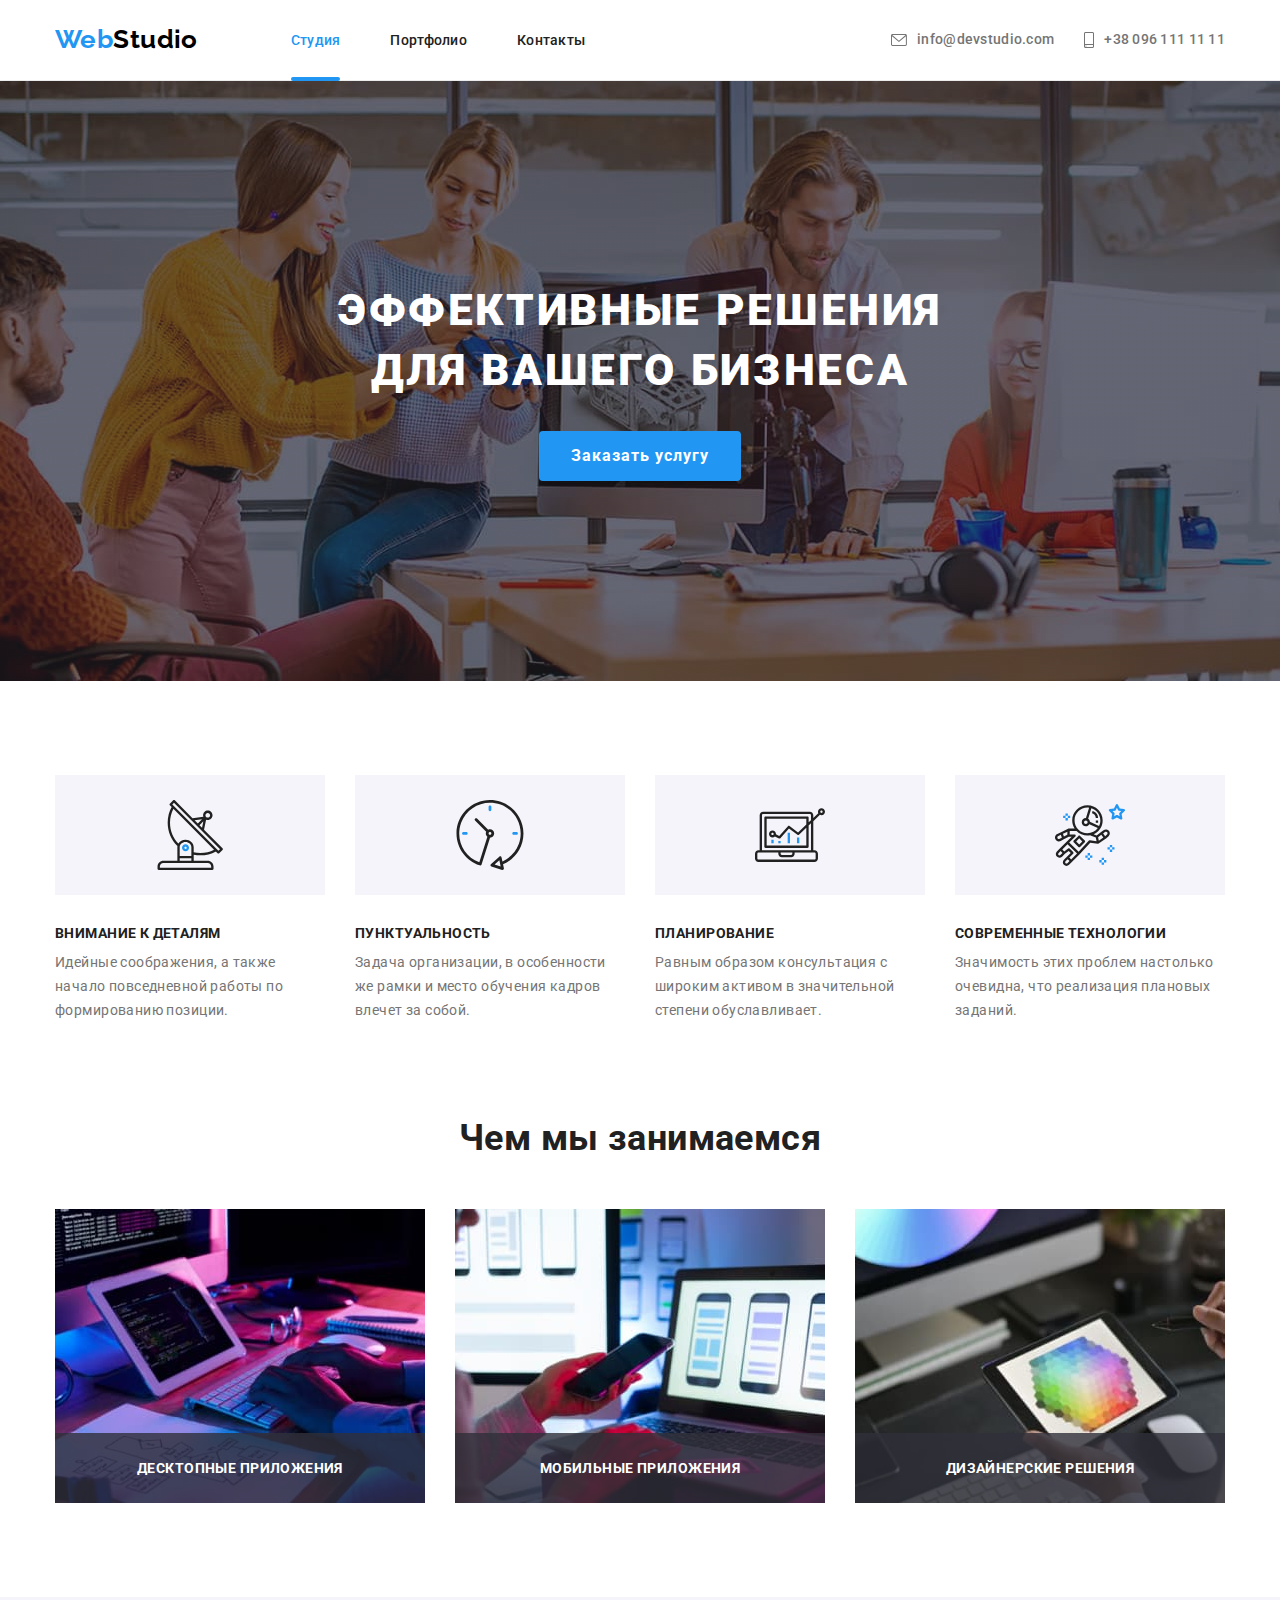
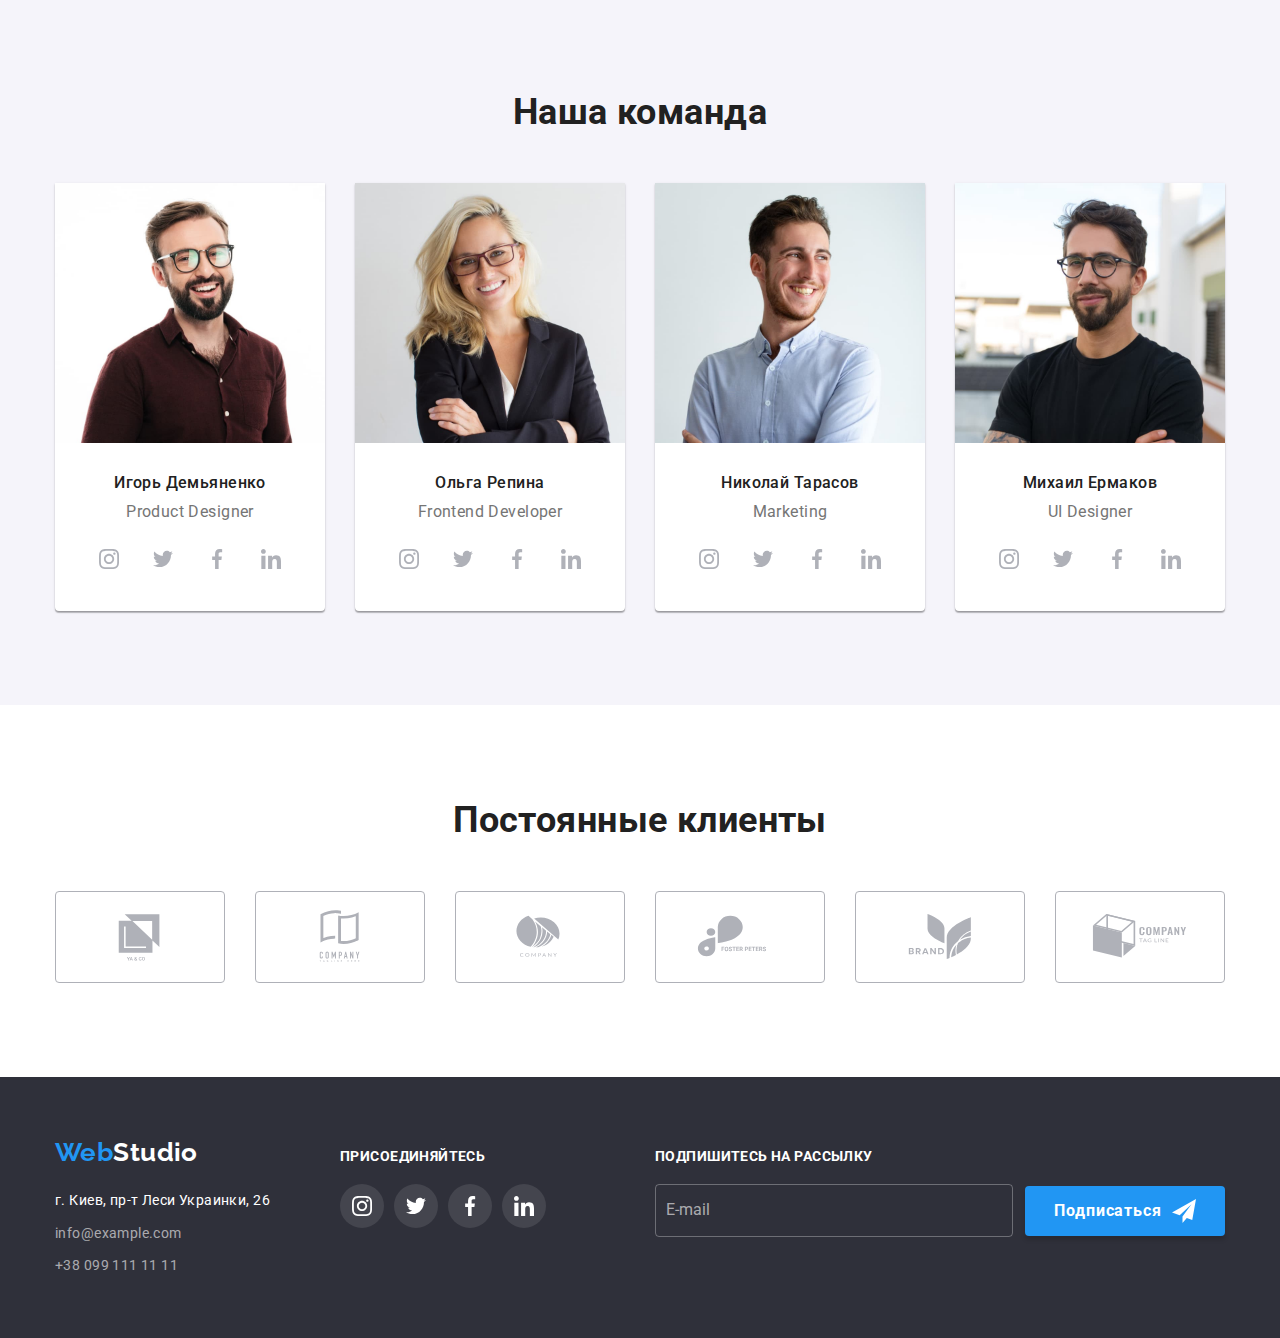
<file: index.html>
<!DOCTYPE html>
<html lang="ru">
  <head>
    <meta charset="UTF-8" />
    <meta http-equiv="X-UA-Compatible" content="IE=edge" />
    <meta name="viewport" content="width=device-width, initial-scale=1.0" />
    <title>Студия</title>
    <link rel="preconnect" href="https://fonts.googleapis.com" />
    <link rel="preconnect" href="https://fonts.gstatic.com" crossorigin />
    <link
      href="https://fonts.googleapis.com/css2?family=Raleway:wght@700&family=Roboto:wght@400;500;700;900&display=swap"
      rel="stylesheet"
    />
    <link
      rel="stylesheet"
      href="https://cdnjs.cloudflare.com/ajax/libs/modern-normalize/1.1.0/modern-normalize.min.css"
    />
    <link rel="stylesheet" href="./css/main.min.css" />
  </head>
  <body class="body">
    <!-- Header section -->
    <header class="header">
      <div class="container main-nav">
        <nav class="nav">
          <a class="logo link header__logo" href="./index.html"
            >Web<span class="header__logo--black">Studio</span></a
          >
          <ul class="navbar list">
            <li class="navbar__item">
              <a class="navbar__link link current" href="./index.html"
                >Студия</a
              >
            </li>
            <li class="navbar__item">
              <a class="navbar__link link" href="./portfolio.html">Портфолио</a>
            </li>
            <li class="navbar__item">
              <a class="navbar__link link" href="">Контакты</a>
            </li>
          </ul>
        </nav>
        <ul class="contacts list">
          <li class="contacts__item">
            <a class="contacts__link link" href="mailto:info@devstudio.com"
              ><svg class="contacts__icon" width="16" height="12">
                <use href="./images/icons.svg#icon-envelope"></use></svg
              >info@devstudio.com</a
            >
          </li>
          <li class="contacts__item">
            <a class="contacts__link link" href="tel:+380961111111"
              ><svg class="contacts__icon" width="10" height="16">
                <use href="./images/icons.svg#icon-smartphone"></use></svg
              >+38 096 111 11 11</a
            >
          </li>
        </ul>
      </div>
    </header>
    <!-- Main section -->
    <main>
      <!-- Hero section with banner -->

      <section class="hero section">
        <div class="container">
          <h1 class="hero__title">Эффективные решения для вашего бизнеса</h1>
          <button data-modal-open class="button hero__button" type="button">
            Заказать услугу
          </button>
        </div>
      </section>

      <!-- Features section -->
      <section class="section">
        <div class="container">
          <h2 class="visually-hidden" lang="en">Advantages</h2>
          <ul class="features-list list">
            <li class="features-list__item">
              <div class="wrap features-list__wrap">
                <svg class="features-list__icon" width="70" height="70">
                  <use href="./images/icons.svg#icon-feature1"></use>
                </svg>
              </div>
              <h3 class="features-list__title">Внимание к деталям</h3>
              <p class="features-list__text">
                Идейные соображения, а также начало повседневной работы по
                формированию позиции.
              </p>
            </li>
            <li class="features-list__item">
              <div class="wrap features-list__wrap">
                <svg class="features-list__icon" width="70" height="70">
                  <use href="./images/icons.svg#icon-feature2"></use>
                </svg>
              </div>
              <h3 class="features-list__title">Пунктуальность</h3>
              <p class="features-list__text">
                Задача организации, в особенности же рамки и место обучения
                кадров влечет за собой.
              </p>
            </li>
            <li class="features-list__item">
              <div class="wrap features-list__wrap">
                <svg class="features-list__icon" width="70" height="70">
                  <use href="./images/icons.svg#icon-feature3"></use>
                </svg>
              </div>
              <h3 class="features-list__title">Планирование</h3>
              <p class="features-list__text">
                Равным образом консультация с широким активом в значительной
                степени обуславливает.
              </p>
            </li>
            <li class="features-list__item">
              <div class="wrap features-list__wrap">
                <svg class="features-list__icon" width="70" height="70">
                  <use href="./images/icons.svg#icon-feature4"></use>
                </svg>
              </div>
              <h3 class="features-list__title">Современные технологии</h3>
              <p class="features-list__text">
                Значимость этих проблем настолько очевидна, что реализация
                плановых заданий.
              </p>
            </li>
          </ul>
        </div>
      </section>
      <!-- What we do section -->
      <section class="wwd section">
        <div class="container">
          <h2 class="section__title">Чем мы занимаемся</h2>
          <ul class="wwd__list list">
            <li class="wwd__item">
              <img
                class="img"
                src="./images/img_1).jpg"
                alt="руки-на-клавиатуре"
                width="370"
              />
              <p class="wwd__text">Десктопные приложения</p>
            </li>
            <li class="wwd__item">
              <img
                class="img"
                src="./images/box2.jpg"
                alt="телефон-в-руке"
                width="370"
              />
              <p class="wwd__text">Мобильные приложения</p>
            </li>
            <li class="wwd__item">
              <img
                class="img"
                src="./images/box3.jpg"
                alt="планшет-в-руке"
                width="370"
              />
              <p class="wwd__text">Дизайнерские решения</p>
            </li>
          </ul>
        </div>
      </section>
      <!-- Our team section -->
      <section class="team section">
        <div class="container">
          <h2 class="section__title">Наша команда</h2>
          <ul class="team__list list">
            <li class="team__item">
              <img src="./images/img.jpg" alt="Игорь_Демьяненко" width="270" />
              <div class="card-content">
                <h3 class="card-content__title">Игорь Демьяненко</h3>
                <p class="card-content__text" lang="en">Product Designer</p>
                <ul class="icons-list list">
                  <li class="icons-list__item">
                    <a class="social-link link" href=""
                      ><svg class="social-icon" width="20" height="20">
                        <use
                          href="./images/icons.svg#icon-instagram"
                        ></use></svg
                    ></a>
                  </li>
                  <li class="icons-list__item">
                    <a class="social-link link" href=""
                      ><svg class="social-icon" width="20" height="20">
                        <use href="./images/icons.svg#icon-twitter"></use></svg
                    ></a>
                  </li>
                  <li class="icons-list__item">
                    <a class="social-link link" href=""
                      ><svg class="social-icon" width="20" height="20">
                        <use href="./images/icons.svg#icon-facebook"></use></svg
                    ></a>
                  </li>
                  <li class="icons-list__item">
                    <a class="social-link link" href=""
                      ><svg class="social-icon" width="20" height="20">
                        <use href="./images/icons.svg#icon-linkedin"></use></svg
                    ></a>
                  </li>
                </ul>
              </div>
            </li>
            <li class="team__item">
              <img src="./images/img(1).jpg" alt="Ольга_Репина" width="270" />
              <div class="card-content">
                <h3 class="card-content__title">Ольга Репина</h3>
                <p class="card-content__text" lang="en">Frontend Developer</p>
                <ul class="icons-list list">
                  <li class="icons-list__item">
                    <a class="social-link link" href=""
                      ><svg class="social-icon" width="20" height="20">
                        <use
                          href="./images/icons.svg#icon-instagram"
                        ></use></svg
                    ></a>
                  </li>
                  <li class="icons-list__item">
                    <a class="social-link link" href=""
                      ><svg class="social-icon" width="20" height="20">
                        <use href="./images/icons.svg#icon-twitter"></use></svg
                    ></a>
                  </li>
                  <li class="icons-list__item">
                    <a class="social-link link" href=""
                      ><svg class="social-icon" width="20" height="20">
                        <use href="./images/icons.svg#icon-facebook"></use></svg
                    ></a>
                  </li>
                  <li class="icons-list__item">
                    <a class="social-link link" href=""
                      ><svg class="social-icon" width="20" height="20">
                        <use href="./images/icons.svg#icon-linkedin"></use></svg
                    ></a>
                  </li>
                </ul>
              </div>
            </li>
            <li class="team__item">
              <img src="./images/img2).jpg" alt="Николай_Тарасов" width="270" />
              <div class="card-content">
                <h3 class="card-content__title">Николай Тарасов</h3>
                <p class="card-content__text" lang="en">Marketing</p>
                <ul class="icons-list list">
                  <li class="icons-list__item">
                    <a class="social-link link" href=""
                      ><svg class="social-icon" width="20" height="20">
                        <use
                          href="./images/icons.svg#icon-instagram"
                        ></use></svg
                    ></a>
                  </li>
                  <li class="icons-list__item">
                    <a class="social-link link" href=""
                      ><svg class="social-icon" width="20" height="20">
                        <use href="./images/icons.svg#icon-twitter"></use></svg
                    ></a>
                  </li>
                  <li class="icons-list__item">
                    <a class="social-link link" href=""
                      ><svg class="social-icon" width="20" height="20">
                        <use href="./images/icons.svg#icon-facebook"></use></svg
                    ></a>
                  </li>
                  <li class="icons-list__item">
                    <a class="social-link link" href=""
                      ><svg class="social-icon" width="20" height="20">
                        <use href="./images/icons.svg#icon-linkedin"></use></svg
                    ></a>
                  </li>
                </ul>
              </div>
            </li>
            <li class="team__item">
              <img src="./images/img(3).jpg" alt="Михаил_Ермаков" width="270" />
              <div class="card-content">
                <h3 class="card-content__title">Михаил Ермаков</h3>
                <p class="card-content__text" lang="en">UI Designer</p>
                <ul class="icons-list list">
                  <li class="icons-list__item">
                    <a class="social-link link" href=""
                      ><svg class="social-icon" width="20" height="20">
                        <use
                          href="./images/icons.svg#icon-instagram"
                        ></use></svg
                    ></a>
                  </li>
                  <li class="icons-list__item">
                    <a class="social-link link" href=""
                      ><svg class="social-icon" width="20" height="20">
                        <use href="./images/icons.svg#icon-twitter"></use></svg
                    ></a>
                  </li>
                  <li class="icons-list__item">
                    <a class="social-link link" href=""
                      ><svg class="social-icon" width="20" height="20">
                        <use href="./images/icons.svg#icon-facebook"></use></svg
                    ></a>
                  </li>
                  <li class="icons-list__item">
                    <a class="social-link link" href=""
                      ><svg class="social-icon" width="20" height="20">
                        <use href="./images/icons.svg#icon-linkedin"></use></svg
                    ></a>
                  </li>
                </ul>
              </div>
            </li>
          </ul>
        </div>
      </section>
      <section class="section clients">
        <div class="container">
          <h2 class="section__title">Постоянные клиенты</h2>
          <ul class="clients__list list">
            <li class="clients__item">
              <a class="clients__link link" href=""
                ><svg class="clients__logo" width="106" height="60">
                  <use href="./images/icons.svg#icon-client1"></use></svg
              ></a>
            </li>
            <li class="clients__item">
              <a class="clients__link link" href=""
                ><svg class="clients__logo" width="106" height="60">
                  <use href="./images/icons.svg#icon-client2"></use></svg
              ></a>
            </li>
            <li class="clients__item">
              <a class="clients__link link" href=""
                ><svg class="clients__logo" width="106" height="60">
                  <use href="./images/icons.svg#icon-client3"></use></svg
              ></a>
            </li>
            <li class="clients__item">
              <a class="clients__link link" href=""
                ><svg class="clients__logo" width="106" height="60">
                  <use href="./images/icons.svg#icon-client4"></use></svg
              ></a>
            </li>
            <li class="clients__item">
              <a class="clients__link link" href=""
                ><svg class="clients__logo" width="106" height="60">
                  <use href="./images/icons.svg#icon-client5"></use></svg
              ></a>
            </li>
            <li class="clients__item">
              <a class="clients__link link" href=""
                ><svg class="clients__logo" width="106" height="60">
                  <use href="./images/icons.svg#icon-client6"></use></svg
              ></a>
            </li>
          </ul>
        </div>
      </section>
    </main>
    <!-- Footer -->
    <footer class="footer">
      <div class="container footer__container">
        <div class="address-box footer__address-box">
          <a class="logo footer__logo link" href="./index.html"
            >Web<span class="footer__logo--white">Studio</span></a
          >
          <address>
            <ul class="address list">
              <li class="address__item">
                <a
                  class="link address__link address__link--white"
                  href="https://goo.gl/maps/eKCuSF2oDqPbvLrs7"
                  target="_blank"
                  rel="noopener noreferrer"
                  >г. Киев, пр-т Леси Украинки, 26</a
                >
              </li>
              <li class="address__item">
                <a class="link address__link" href="mailto:info@example.com"
                  >info@example.com</a
                >
              </li>
              <li class="address__item">
                <a class="link address__link" href="tel:+38099111111"
                  >+38 099 111 11 11</a
                >
              </li>
            </ul>
          </address>
        </div>

        <div class="social-box footer__social-box">
          <p class="social-box__text">присоединяйтесь</p>
          <ul class="icons-list list">
            <li class="icons-list__item">
              <a class="social-box__link link" href=""
                ><svg class="social-icon" width="20" height="20">
                  <use href="./images/icons.svg#icon-instagram"></use></svg
              ></a>
            </li>
            <li class="icons-list__item">
              <a class="social-box__link link" href=""
                ><svg class="social-icon" width="20" height="20">
                  <use href="./images/icons.svg#icon-twitter"></use></svg
              ></a>
            </li>
            <li class="icons-list__item">
              <a class="social-box__link link" href=""
                ><svg class="social-icon" width="20" height="20">
                  <use href="./images/icons.svg#icon-facebook"></use></svg
              ></a>
            </li>
            <li class="icons-list__item">
              <a class="social-box__link link" href=""
                ><svg class="social-icon" width="20" height="20">
                  <use href="./images/icons.svg#icon-linkedin"></use></svg
              ></a>
            </li>
          </ul>
        </div>
        <!-- subscribe box -->
        <div class="subscribe-box">
          <b class="subscribe-box__text">Подпишитесь на рассылку</b>
          <form
            class="subscribe-box__mail"
            name="subsribe-mail"
            action="#"
            autocomplete="off"
          >
            <input
              class="subscribe-box__input"
              type="email"
              name="email"
              placeholder="E-mail"
            />
            <button class="button hero__button" type="submit">
              <span class="button__text">Подписаться</span>
              <svg class="button__icon" width="24" height="24">
                <use href="./images/icons.svg#icon-send"></use>
              </svg>
            </button>
          </form>
        </div>
      </div>
    </footer>
    <!-- modal -->
    <div data-modal class="backdrop is-hidden">
      <div class="modal">
        <button data-modal-close type="button" class="modal-close-btn">
          <svg class="icon-close" width="18px" height="18px">
            <use href="./images/icons.svg#icon-close-btn"></use>
          </svg>
        </button>
        <!-- modal form -->
        <form name="main-form" class="modal-form">
          <b class="modal-title">Оставьте свои данные, мы вам перезвоним</b>
          <label class="form-label">
            <span class="form-text">Имя</span>
            <input type="text" name="name" class="modal-input" />
            <svg class="form-icon" width="18" height="18">
              <use href="./images/icons.svg#icon-name"></use>
            </svg>
          </label>
          <label class="form-label">
            <span class="form-text">Телефон</span>
            <input type="tel" name="name" class="modal-input" />
            <svg class="form-icon" width="18" height="18">
              <use href="./images/icons.svg#icon-phone"></use>
            </svg>
          </label>
          <label class="form-label">
            <span class="form-text">Имя</span>
            <input type="email" name="name" class="modal-input" />
            <svg class="form-icon" width="18" height="18">
              <use href="./images/icons.svg#icon-email"></use>
            </svg>
          </label>

          <label class="form-label last-label">
            <span class="form-text">Комментарий</span>
            <textarea
              class="modal-comment modal-input"
              name="comment"
              rows="5"
              placeholder="Введите текст"
            ></textarea>
          </label>

          <label class="label-checkbox">
            <input class="modal-checkbox" type="checkbox" name="policy" />
            <span class="check-icon"
              ><svg width="16" height="15">
                <use href="./images/icons.svg#check-icon"></use></svg
            ></span>
            <span class="checkbox-text">
              Соглашаюсь с рассылкой и принимаю
              <a href="#" class="policy-link link">Условия договора</a></span
            >
          </label>
          <button class="button hero__button" type="submit">Отправить</button>
        </form>
      </div>
    </div>
    <script src="./js/modal.js"></script>
  </body>
</html>
</file>
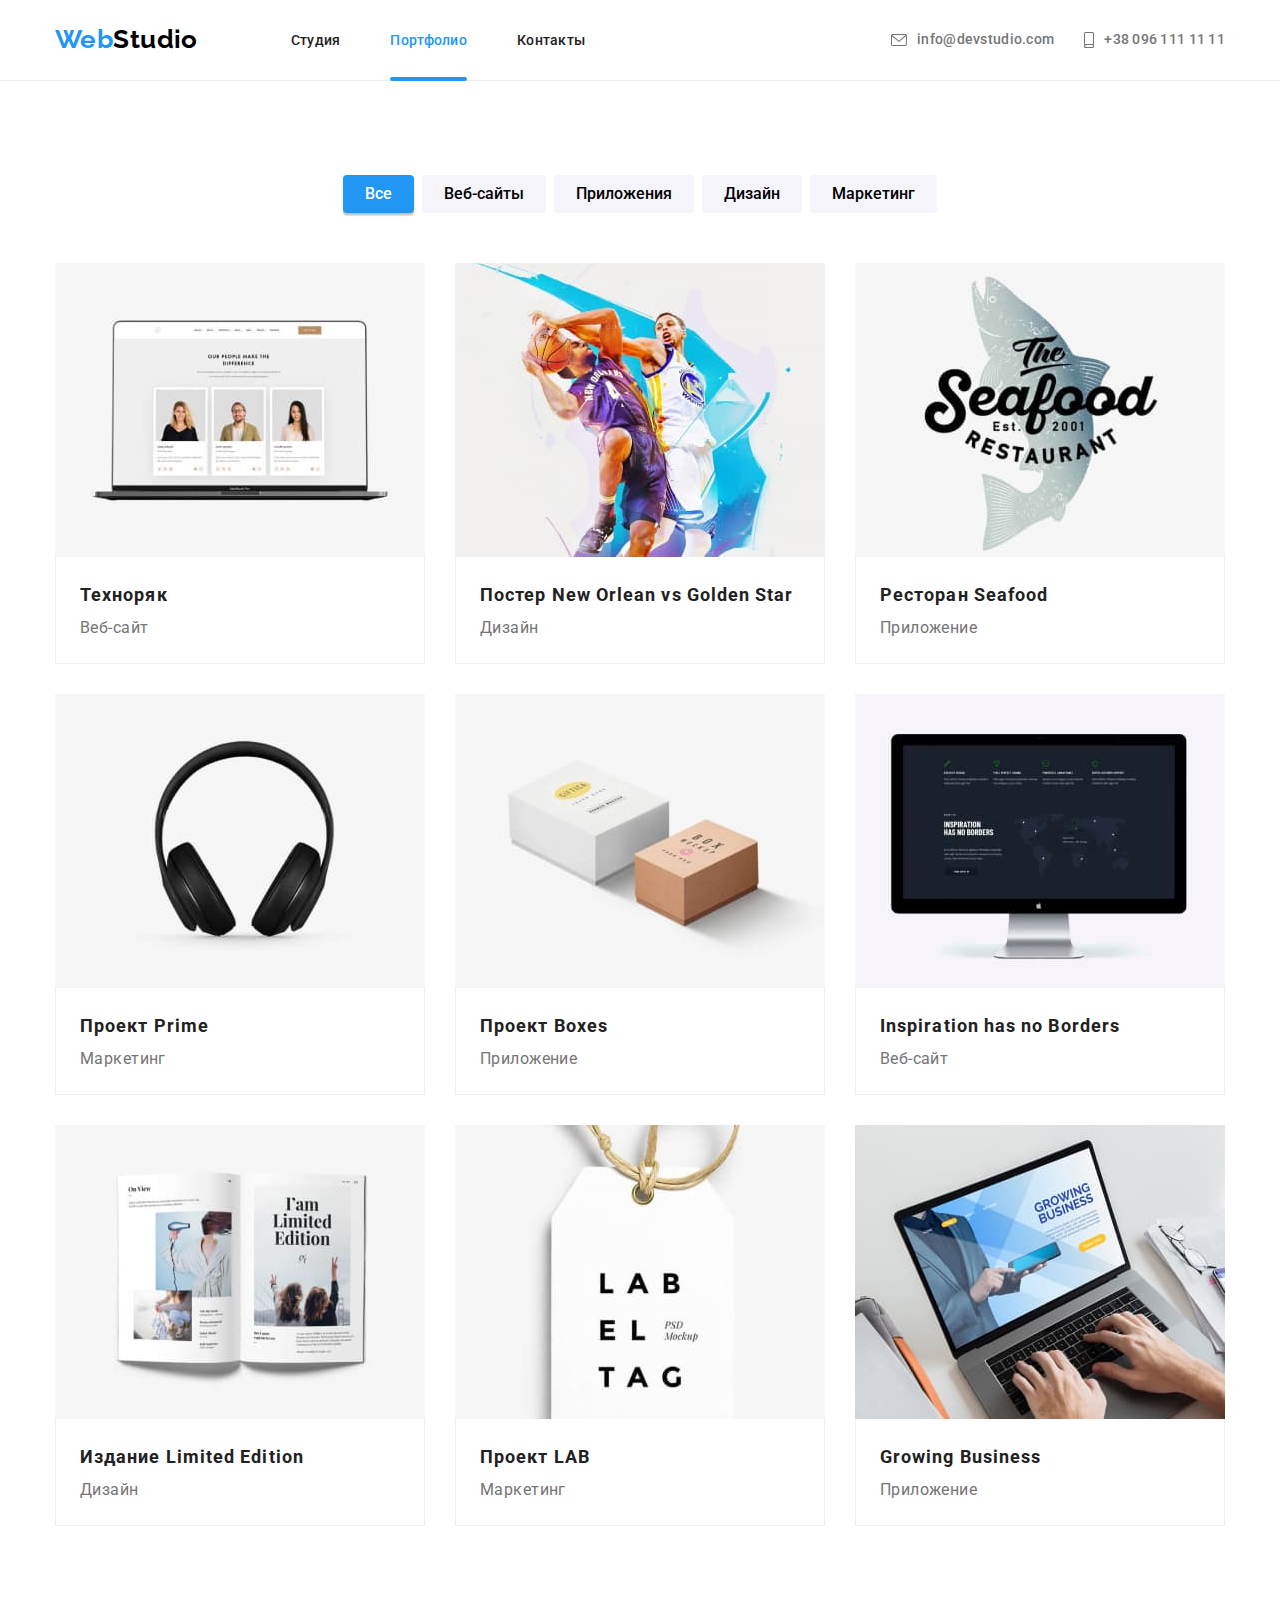
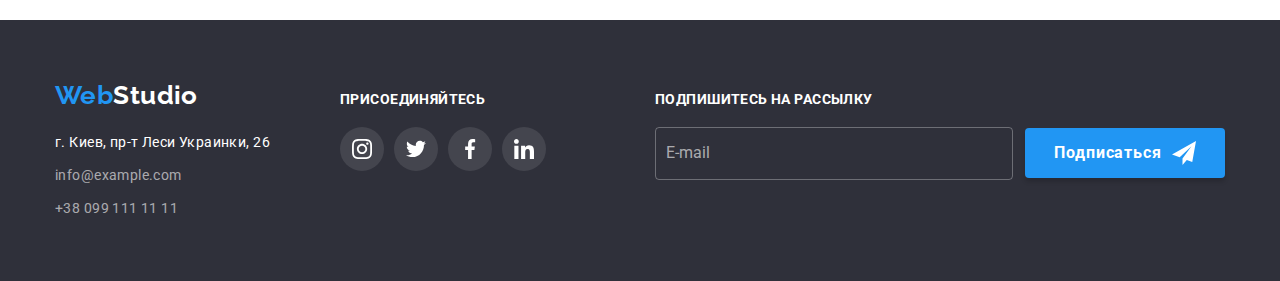
<file: portfolio.html>
<!DOCTYPE html>
<html lang="ru">
  <head>
    <meta charset="UTF-8" />
    <meta http-equiv="X-UA-Compatible" content="IE=edge" />
    <meta name="viewport" content="width=device-width, initial-scale=1.0" />
    <title>Портфолио</title>
    <link rel="preconnect" href="https://fonts.googleapis.com" />
    <link rel="preconnect" href="https://fonts.gstatic.com" crossorigin />
    <link
      href="https://fonts.googleapis.com/css2?family=Raleway:wght@700&family=Roboto:wght@400;500;700;900&display=swap"
      rel="stylesheet"
    />
    <link
      rel="stylesheet"
      href="https://cdnjs.cloudflare.com/ajax/libs/modern-normalize/1.1.0/modern-normalize.min.css"
    />
    <link rel="stylesheet" href="./css/main.min.css" />
  </head>
  <body class="body">
    <!-- Header section -->
    <header class="header">
      <div class="container main-nav">
        <nav class="nav">
          <a class="logo link header__logo" href="./index.html"
            >Web<span class="header__logo--black">Studio</span></a
          >
          <ul class="navbar list">
            <li class="navbar__item">
              <a class="navbar__link link" href="./index.html">Студия</a>
            </li>
            <li class="navbar__item">
              <a class="navbar__link link current" href="./portfolio.html"
                >Портфолио</a
              >
            </li>
            <li class="navbar__item">
              <a class="navbar__link link" href="">Контакты</a>
            </li>
          </ul>
        </nav>
        <ul class="contacts list">
          <li class="contacts__item">
            <a class="contacts__link link" href="mailto:info@devstudio.com"
              ><svg class="contacts__icon" width="16" height="12">
                <use href="./images/icons.svg#icon-envelope"></use></svg
              >info@devstudio.com</a
            >
          </li>
          <li class="contacts__item">
            <a class="contacts__link link" href="tel:+380961111111"
              ><svg class="contacts__icon" width="10" height="16">
                <use href="./images/icons.svg#icon-smartphone"></use></svg
              >+38 096 111 11 11</a
            >
          </li>
        </ul>
      </div>
    </header>
    <!-- Main section -->
    <main>
      <!-- Examples -->
      <section class="section filter">
        <div class="container">
          <h1 class="visually-hidden">Портфолио</h1>
          <ul class="pf-btn list">
            <li class="pf-btn-li">
              <button class="pf-btn-item default" type="button">Все</button>
            </li>
            <li class="pf-btn-li">
              <button class="pf-btn-item" type="button">Веб-сайты</button>
            </li>
            <li class="pf-btn-li">
              <button class="pf-btn-item" type="button">Приложения</button>
            </li>
            <li class="pf-btn-li">
              <button class="pf-btn-item" type="button">Дизайн</button>
            </li>
            <li class="pf-btn-li">
              <button class="pf-btn-item" type="button">Маркетинг</button>
            </li>
          </ul>
          <ul class="pf-box list">
            <li class="pf-box-li">
              <a class="pf-box-link link" href="">
                <div class="pf-cover-wrap">
                  <img
                    class="pf-box-img"
                    src="./images/Portfolio/project-1.jpg"
                    alt="ноутбук"
                    width="370"
                    height="294"
                  />
                  <p class="pf-cover-text">
                    Ресурс предлагает комплексные предложения с разным уровнем
                    функционала и сервисов. Все это позволит посетителю получить
                    исчерпывающие сведения о компании или частном лице.
                  </p>
                </div>
                <div class="pf-box-card">
                  <h2 class="card-title">Техноряк</h2>
                  <p class="card-subtitle">Веб-сайт</p>
                </div>
              </a>
            </li>
            <li class="pf-box-li">
              <a class="pf-box-link link" href="">
                <div class="pf-cover-wrap">
                  <img
                    class="pf-box-img"
                    src="./images/Portfolio/project-2.jpg"
                    alt="баскетболисты"
                    width="370"
                    height="294"
                  />
                  <p class="pf-cover-text">
                    Ресурс предлагает комплексные предложения с разным уровнем
                    функционала и сервисов. Все это позволит посетителю получить
                    исчерпывающие сведения о компании или частном лице.
                  </p>
                </div>
                <div class="pf-box-card">
                  <h2 class="card-title">
                    Постер <span lang="en">New Orlean vs Golden Star</span>
                  </h2>
                  <p class="card-subtitle">Дизайн</p>
                </div>
              </a>
            </li>
            <li class="pf-box-li">
              <a class="pf-box-link link" href="">
                <div class="pf-cover-wrap">
                  <img
                    class="pf-box-img"
                    src="./images/Portfolio/project-3.jpg"
                    alt="логотип ресторана"
                    width="370"
                    height="294"
                  />
                  <p class="pf-cover-text">
                    Ресурс предлагает комплексные предложения с разным уровнем
                    функционала и сервисов. Все это позволит посетителю получить
                    исчерпывающие сведения о компании или частном лице.
                  </p>
                </div>
                <div class="pf-box-card">
                  <h2 class="card-title">
                    Ресторан <span lang="en">Seafood</span>
                  </h2>
                  <p class="card-subtitle">Приложение</p>
                </div>
              </a>
            </li>
            <li class="pf-box-li">
              <a class="pf-box-link link" href="">
                <div class="pf-cover-wrap">
                  <img
                    class="pf-box-img"
                    src="./images/Portfolio/project-4.jpg"
                    alt="наушники"
                    width="370"
                    height="294"
                  />
                  <p class="pf-cover-text">
                    Ресурс предлагает комплексные предложения с разным уровнем
                    функционала и сервисов. Все это позволит посетителю получить
                    исчерпывающие сведения о компании или частном лице.
                  </p>
                </div>
                <div class="pf-box-card">
                  <h2 class="card-title">
                    Проект <span lang="en">Prime</span>
                  </h2>
                  <p class="card-subtitle">Маркетинг</p>
                </div>
              </a>
            </li>
            <li class="pf-box-li">
              <a class="pf-box-link link" href="">
                <div class="pf-cover-wrap">
                  <img
                    class="pf-box-img"
                    src="./images/Portfolio/project-5.jpg"
                    alt="коробки"
                    width="370"
                    height="294"
                  />
                  <p class="pf-cover-text">
                    Ресурс предлагает комплексные предложения с разным уровнем
                    функционала и сервисов. Все это позволит посетителю получить
                    исчерпывающие сведения о компании или частном лице.
                  </p>
                </div>
                <div class="pf-box-card">
                  <h2 class="card-title">
                    Проект <span lang="en">Boxes</span>
                  </h2>
                  <p class="card-subtitle">Приложение</p>
                </div>
              </a>
            </li>
            <li class="pf-box-li">
              <a class="pf-box-link link" href="">
                <div class="pf-cover-wrap">
                  <img
                    class="pf-box-img"
                    src="./images/Portfolio/project-6.jpg"
                    alt="десктоп"
                    width="370"
                    height="294"
                  />
                  <p class="pf-cover-text">
                    Ресурс предлагает комплексные предложения с разным уровнем
                    функционала и сервисов. Все это позволит посетителю получить
                    исчерпывающие сведения о компании или частном лице.
                  </p>
                </div>
                <div class="pf-box-card">
                  <h2 class="card-title" lang="en">
                    Inspiration has no Borders
                  </h2>
                  <p class="card-subtitle">Веб-сайт</p>
                </div>
              </a>
            </li>
            <li class="pf-box-li">
              <a class="pf-box-link link" href="">
                <div class="pf-cover-wrap">
                  <img
                    class="pf-box-img"
                    src="./images/Portfolio/project-7.jpg"
                    alt="раскрытый журнал"
                    width="370"
                    height="294"
                  />
                  <p class="pf-cover-text">
                    Ресурс предлагает комплексные предложения с разным уровнем
                    функционала и сервисов. Все это позволит посетителю получить
                    исчерпывающие сведения о компании или частном лице.
                  </p>
                </div>
                <div class="pf-box-card">
                  <h2 class="card-title">
                    Издание <span lang="en">Limited Edition</span>
                  </h2>
                  <p class="card-subtitle">Дизайн</p>
                </div>
              </a>
            </li>
            <li class="pf-box-li">
              <a class="pf-box-link link" href="">
                <div class="pf-cover-wrap">
                  <img
                    class="pf-box-img"
                    src="./images/Portfolio/project-8.jpg"
                    alt="лейба"
                    width="370"
                    height="294"
                  />
                  <p class="pf-cover-text">
                    Ресурс предлагает комплексные предложения с разным уровнем
                    функционала и сервисов. Все это позволит посетителю получить
                    исчерпывающие сведения о компании или частном лице.
                  </p>
                </div>
                <div class="pf-box-card">
                  <h2 class="card-title">Проект <span lang="en">LAB</span></h2>
                  <p class="card-subtitle">Маркетинг</p>
                </div>
              </a>
            </li>
            <li class="pf-box-li">
              <a class="pf-box-link link" href="">
                <div class="pf-cover-wrap">
                  <img
                    class="pf-box-img"
                    src="./images/Portfolio/project-9.jpg"
                    alt="руки на клавиатуре ноутбука"
                    width="370"
                    height="294"
                  />
                  <p class="pf-cover-text">
                    Ресурс предлагает комплексные предложения с разным уровнем
                    функционала и сервисов. Все это позволит посетителю получить
                    исчерпывающие сведения о компании или частном лице.
                  </p>
                </div>
                <div class="pf-box-card">
                  <h2 class="card-title" lang="en">Growing Business</h2>
                  <p class="card-subtitle">Приложение</p>
                </div>
              </a>
            </li>
          </ul>
        </div>
      </section>
    </main>
    <!-- Footer -->
    <footer class="footer">
      <div class="container footer__container">
        <div class="address-box footer__address-box">
          <a class="logo footer__logo link" href="./index.html"
            >Web<span class="footer__logo--white">Studio</span></a
          >
          <address>
            <ul class="address list">
              <li class="address__item">
                <a
                  class="link address__link address__link--white"
                  href="https://goo.gl/maps/eKCuSF2oDqPbvLrs7"
                  target="_blank"
                  rel="noopener noreferrer"
                  >г. Киев, пр-т Леси Украинки, 26</a
                >
              </li>
              <li class="address__item">
                <a class="link address__link" href="mailto:info@example.com"
                  >info@example.com</a
                >
              </li>
              <li class="address__item">
                <a class="link address__link" href="tel:+38099111111"
                  >+38 099 111 11 11</a
                >
              </li>
            </ul>
          </address>
        </div>

        <div class="social-box footer__social-box">
          <p class="social-box__text">присоединяйтесь</p>
          <ul class="icons-list list">
            <li class="icons-list__item">
              <a class="social-box__link link" href=""
                ><svg class="social-icon" width="20" height="20">
                  <use href="./images/icons.svg#icon-instagram"></use></svg
              ></a>
            </li>
            <li class="icons-list__item">
              <a class="social-box__link link" href=""
                ><svg class="social-icon" width="20" height="20">
                  <use href="./images/icons.svg#icon-twitter"></use></svg
              ></a>
            </li>
            <li class="icons-list__item">
              <a class="social-box__link link" href=""
                ><svg class="social-icon" width="20" height="20">
                  <use href="./images/icons.svg#icon-facebook"></use></svg
              ></a>
            </li>
            <li class="icons-list__item">
              <a class="social-box__link link" href=""
                ><svg class="social-icon" width="20" height="20">
                  <use href="./images/icons.svg#icon-linkedin"></use></svg
              ></a>
            </li>
          </ul>
        </div>
        <!-- subscribe box -->
        <div class="subscribe-box">
          <b class="subscribe-box__text">Подпишитесь на рассылку</b>
          <form
            class="subscribe-box__mail"
            name="subsribe-mail"
            action="#"
            autocomplete="off"
          >
            <input
              class="subscribe-box__input"
              type="email"
              name="email"
              placeholder="E-mail"
            />
            <button class="button hero__button" type="submit">
              <span class="button__text">Подписаться</span>
              <svg class="button__icon" width="24" height="24">
                <use href="./images/icons.svg#icon-send"></use>
              </svg>
            </button>
          </form>
        </div>
      </div>
    </footer>
  </body>
</html>
</file>
<file: css/main.min.css>
h1,h2,h3,h4,p,ul{margin:0;padding:0}.body{font-family:"Roboto",sans-serif;background-color:var(--primary-white);color:var(--primary-text-color);font-size:14px;letter-spacing:.03em;margin:0}img{display:block;max-width:100%;height:auto}svg{display:block}.list{list-style:none}.link{text-decoration:none}.container{width:1200px;margin:0 auto;padding:0 15px}.section{padding:94px 0}.visually-hidden{position:absolute;width:1px;height:1px;margin:-1px;padding:0;overflow:hidden;border:0;clip:rect(0 0 0 0)}:root{--primary-text-color: #757575;--title-color: #212121;--accent-color: #2196f3;--tertiary-bgc: #f5f4fa;--primary-white: #ffffff;--primary-grey: #2f303a;--logo-color: #000000;--btn-bgc: #188ce8;--contacts-color: rgba(255, 255, 255, 0.6);--header-border: #ececec;--cards-border: #eeeeee;--social-icons: #afb1b8;--main-transition: 250ms cubic-bezier(0.4, 0, 0.2, 1)}.logo{padding:24px 0;font-family:Raleway,sans-serif;font-weight:700;font-size:26px;line-height:1.2;color:var(--accent-color)}.header__logo{margin-right:93px}.header__logo--black{color:var(--logo-color)}.footer__logo--white{color:var(--primary-white)}.footer__logo{padding:0;display:inline-block;margin-right:0;margin-bottom:20px}.header{border-bottom:1px solid var(--header-border);background-color:var(--primary-white)}.main-nav,nav{display:flex;align-items:center}.navbar{display:flex}.navbar__link{display:inline-block;padding:32px 0;font-weight:500;letter-spacing:.02em;color:var(--title-color);transition:color var(--main-transition)}.navbar__link:hover,.navbar__link:focus{color:var(--accent-color)}.navbar__item{position:relative}.navbar__item:not(:last-child){margin-right:50px}.current{color:var(--accent-color)}.current::after{position:absolute;bottom:-1px;left:0;content:"";width:100%;height:4px;border-radius:2px;background-color:var(--accent-color)}.contacts{display:flex;margin-left:auto}.contacts__link{padding:32px 0;display:inline-flex;align-items:center;color:var(--primary-text-color);font-weight:500;line-height:1.14;letter-spacing:.02em;transition:color var(--main-transition)}.contacts__link:hover,.contacts__link.link:focus{color:var(--accent-color)}.contacts__item:not(:last-child){margin-right:30px}.contacts__icon{margin-right:10px;fill:currentColor}.hero{background-color:var(--primary-grey);text-align:center;padding-top:200px;padding-bottom:200px;max-width:1600px;min-height:600px;margin-left:auto;margin-right:auto;background-image:linear-gradient(rgba(47, 48, 58, 0.4), rgba(47, 48, 58, 0.4)),url(../images/hero-banner.jpg);background-repeat:no-repeat;background-position:center;background-size:cover}.hero__title{margin:0 auto 30px;max-width:695px;color:var(--primary-white);font-weight:900;font-size:44px;line-height:1.36;text-align:center;letter-spacing:.06em;text-transform:uppercase}.hero__button{display:flex;justify-content:center;align-items:center;min-width:200px;padding:10px 32px;box-shadow:0px 4px 4px rgba(0,0,0,.15);border-radius:4px;border:none;transition:background-color var(--main-transition)}.hero__button:hover,.hero__button:focus{background-color:var(--btn-bgc)}.button{font-family:inherit;font-weight:700;font-size:16px;line-height:1.87;letter-spacing:.06em;color:var(--primary-white);background-color:var(--accent-color);cursor:pointer;margin-right:auto;margin-left:auto}.features-list{display:flex}.features-list__item{width:270px}.features-list__item:not(:last-child){margin-right:30px}.features-list__title{margin-bottom:10px;font-size:14px;font-weight:700;text-transform:uppercase;color:var(--title-color)}.features-list__text{line-height:1.71;color:var(--primary-text-color)}.wrap{display:flex;width:270px;height:120px;align-items:center;justify-content:center;flex-direction:column;background-color:var(--tertiary-bgc)}.features-list__wrap{margin-bottom:30px}.features-list__icon{align-items:center}.wwd{padding-top:0}.wwd__list{display:flex}.wwd__item{position:relative}.wwd__item:not(:last-child){margin-right:30px}.wwd__text{position:absolute;bottom:0;width:100%;height:70px;display:flex;justify-content:center;align-items:center;text-align:center;text-transform:uppercase;font-weight:700;color:var(--primary-white);background-color:rgba(47,48,58,.8)}.wwd__list .img{display:block;max-width:100%;height:auto}.section__title{margin-bottom:50px;font-weight:700;font-size:36px;line-height:1.17;text-align:center;color:var(--title-color)}.team{background-color:var(--tertiary-bgc)}.team__list{display:flex}.team__list .card-content{padding:30px 0}.team__item{background-color:var(--primary-white);border-radius:0px 0px 4px 4px;box-shadow:0px 1px 3px rgba(0,0,0,.12),0px 1px 1px rgba(0,0,0,.14),0px 2px 1px rgba(0,0,0,.2)}.team__item:not(:last-child){margin-right:30px}.card-content__title{margin-bottom:10px;font-weight:500;font-size:16px;line-height:1.19;text-align:center;color:var(--title-color)}.card-content__text{font-size:16px;line-height:1.19;text-align:center;margin-bottom:16px}.clients__list{display:flex;justify-content:center}.clients__item:not(:last-child){margin-right:30px}.clients__link{display:flex;align-items:center;justify-content:center;width:170px;height:92px;border:1px solid var(--social-icons);border-radius:4px;fill:var(--social-icons);transition:border var(--main-transition),fill var(--main-transition)}.clients__link:hover,.clients__link:focus{border:1px solid var(--accent-color);fill:var(--accent-color)}.icons-list{display:flex;justify-content:center}.icons-list__item:not(:last-child){margin-right:10px}.social-link{width:44px;height:44px;border-radius:50%;display:flex;align-items:center;justify-content:center;color:var(--social-icons);transition:background-color var(--main-transition),color var(--main-transition)}.social-link:hover,.social-link:focus{background-color:var(--accent-color);color:var(--primary-white)}.social-icon{fill:currentColor}.footer{padding-top:60px;padding-bottom:60px;background-color:var(--primary-grey)}.footer__container{display:flex;align-items:baseline}.footer__address-box{margin-right:70px}.social-box__link{width:44px;height:44px;border-radius:50%;display:flex;align-items:center;justify-content:center;color:var(--primary-white);background-color:rgba(255,255,255,.1);transition:background-color var(--main-transition)}.social-box__link:hover,.social-box__link:focus{background-color:var(--accent-color)}.footer__social-box{margin-right:93px}.social-box__text,.subscribe-box__text{text-transform:uppercase;font-weight:700;color:var(--primary-white);margin-bottom:20px;display:block}.address__item:not(:last-child){margin-bottom:9px}.address__link{font-style:normal;line-height:1.71;color:var(--contacts-color);transition:color var(--main-transition)}.address__link:hover,.address__link:focus{color:var(--accent-color)}.address__link--white{color:var(--primary-white)}.subscribe-box{margin-left:auto}.subscribe-box__mail{width:570px;display:flex;align-items:center}.button__icon{display:block;stroke-width:0;stroke:currentColor;fill:currentColor}.subscribe-box__input{width:100%;min-height:50px;margin-right:12px;border:1px solid rgba(255,255,255,.3);border-radius:4px;padding:15px 10px 16px;font-size:16px;line-height:1.25;color:var(--primary-white);background-color:rgba(0,0,0,0)}.subscribe-box__input::placeholder{color:var(--contacts-color)}.subscribe-box__input+.hero__button{padding:10px 6px}.button__text{margin-right:10px}.backdrop{position:fixed;top:0;left:0;width:100%;height:100%;background-color:rgba(0,0,0,.2);opacity:1;transition:opacity var(--main-transition),visibility var(--main-transition)}.backdrop.is-hidden{opacity:0;pointer-events:none;visibility:hidden}.backdrop.is-hidden .modal{transform:scale(0.5) translate(-100%, -100%)}.modal{position:absolute;top:50%;left:50%;transform:scale(1) translate(-50%, -50%);width:528px;height:581px;background-color:var(--primary-white);box-shadow:0px 1px 3px rgba(0,0,0,.12),0px 1px 1px rgba(0,0,0,.14),0px 2px 1px rgba(0,0,0,.2);border-radius:4px;transition:transform var(--main-transition);padding:40px}.modal .hero-button{margin-left:auto;margin-right:auto}.modal-close-btn{position:absolute;top:8px;right:8px;width:30px;height:30px;border:1px solid rgba(0,0,0,.1);border-radius:50%;cursor:pointer;background:rgba(0,0,0,0);transition:fill var(--main-transition)}.modal-close-btn:hover,.modal-close-btn:focus{fill:var(--accent-color)}.icon-close{position:absolute;top:50%;left:50%;transform:translate(-50%, -50%)}.modal-form{display:flex;flex-direction:column}.modal-title{font-weight:700;font-size:20px;line-height:1.15;text-align:center;color:var(--title-color);margin-bottom:12px}.modal-input{-webkit-appearance:none;-moz-appearance:none;appearance:none;width:100%;height:40px;border:1px solid rgba(33,33,33,.2);border-radius:4px;background-color:rgba(0,0,0,0);outline:rgba(0,0,0,0);padding:0 42px;color:var(--logo-color);outline-color:var(--accent-color);transition:border-color var(--main-transition);cursor:pointer}.modal-input::placeholder{letter-spacing:.01em;color:rgba(117,117,117,.5)}.modal-input:hover,.modal-input:focus{border-color:var(--accent-color)}.form-label{position:relative;margin-bottom:10px;transition:fill var(--main-transition)}.form-label:focus-within{fill:--accent-color}.last-label{margin-bottom:20px}.form-text{display:block;font-size:.75rem;line-height:1.16;letter-spacing:.01em;margin-bottom:4px}.form-icon{position:absolute;top:50%;left:12px;transition:fill var(--main-transition)}.modal-input:hover+.form-icon,.modal-input:focus+.form-icon{fill:var(--accent-color)}.modal-comment{display:block;height:120px;padding:12px 16px;resize:none}.modal-comment:hover,.modal-comment:focus{border-color:var(--accent-color)}.label-checkbox{display:flex;justify-content:center;align-items:center;margin-left:auto;margin-right:auto;margin-bottom:30px}.checkbox-text{margin-left:8px;text-align:center;line-height:1.71}.policy-link{color:var(--accent-color);border-bottom:1px solid var(--accent-color)}.modal-checkbox{position:absolute;appearance:none;-webkit-appearance:none;-moz-appearance:none;appearance:none}.check-icon{display:flex;align-items:center;width:16px;height:15px;border:2px solid var(--logo-color);border-radius:2px;background-size:contain;background-origin:border-box;transition:background-color var(--main-transition),border-color var(--main-transition);fill:var(--primary-white)}.modal-checkbox:focus+.check-icon,.modal-checkbox:hover+.check-icon{border-color:var(--accent-color)}.modal-checkbox:checked+.check-icon{background-color:var(--accent-color);border-color:rgba(0,0,0,0)}.filter{align-self:center}.pf-btn{display:flex;margin-bottom:50px;margin-left:auto;justify-content:center}.pf-btn-item{padding:6px 22px;background-color:var(--tertiary-bgc);font-family:"Roboto";font-weight:500;font-size:16px;line-height:1.62;text-align:center;border:none;border-radius:4px;cursor:pointer;transition:color var(--main-transition),background-color var(--main-transition),box-shadow var(--main-transition)}.pf-btn-item:hover,.pf-btn-item:focus{color:var(--primary-white);background-color:var(--accent-color);box-shadow:0px 3px 1px rgba(0,0,0,.1),0px 1px 2px rgba(0,0,0,.08),0px 2px 2px rgba(0,0,0,.12)}.pf-btn-li{margin-right:8px}.pf-btn-li:nth-child(5n){margin-right:0}.default{color:var(--primary-white);background-color:var(--accent-color);box-shadow:0px 3px 1px rgba(0,0,0,.1),0px 1px 2px rgba(0,0,0,.08),0px 2px 2px rgba(0,0,0,.12)}.pf-box{display:flex;flex-wrap:wrap;margin-bottom:0}.pf-box-li{flex-basis:calc((100% - 60px)/3);margin-bottom:30px;margin-right:30px}.pf-box-li:nth-child(3n){margin-right:0}.pf-box-li:nth-last-child(-n+3){margin-bottom:0}.pf-box-link{display:block;transition:box-shadow var(--main-transition)}.pf-box-link:hover,.pf-box-link:focus{box-shadow:0px 1px 1px rgba(0,0,0,.12),0px 4px 4px rgba(0,0,0,.06),1px 4px 6px rgba(0,0,0,.16)}.pf-cover-wrap{position:relative;overflow:hidden}.pf-cover-text{position:absolute;top:0;left:0;height:100%;font-size:18px;line-height:1.56;color:var(--primary-white);background-color:rgba(33,150,243,.9);border:1px solid #000;box-shadow:0px 4px 4px rgba(0,0,0,.25);padding:63px 24px;transform:translateY(101%);transition:transform var(--main-transition)}.pf-box-link:hover .pf-cover-text,.pf-box-link:focus .pf-cover-text{transform:translateY(0)}.pf-box-img{border:none;display:block}.card-title{font-weight:700;font-size:18px;line-height:2;letter-spacing:.06em;color:var(--title-color)}.card-subtitle{font-size:16px;line-height:1.87;color:var(--primary-text-color)}.pf-box-card{padding:20px 24px;border-right:1px solid var(--cards-border);border-left:1px solid var(--cards-border);border-bottom:1px solid var(--cards-border)}/*# sourceMappingURL=main.min.css.map */
</file>
